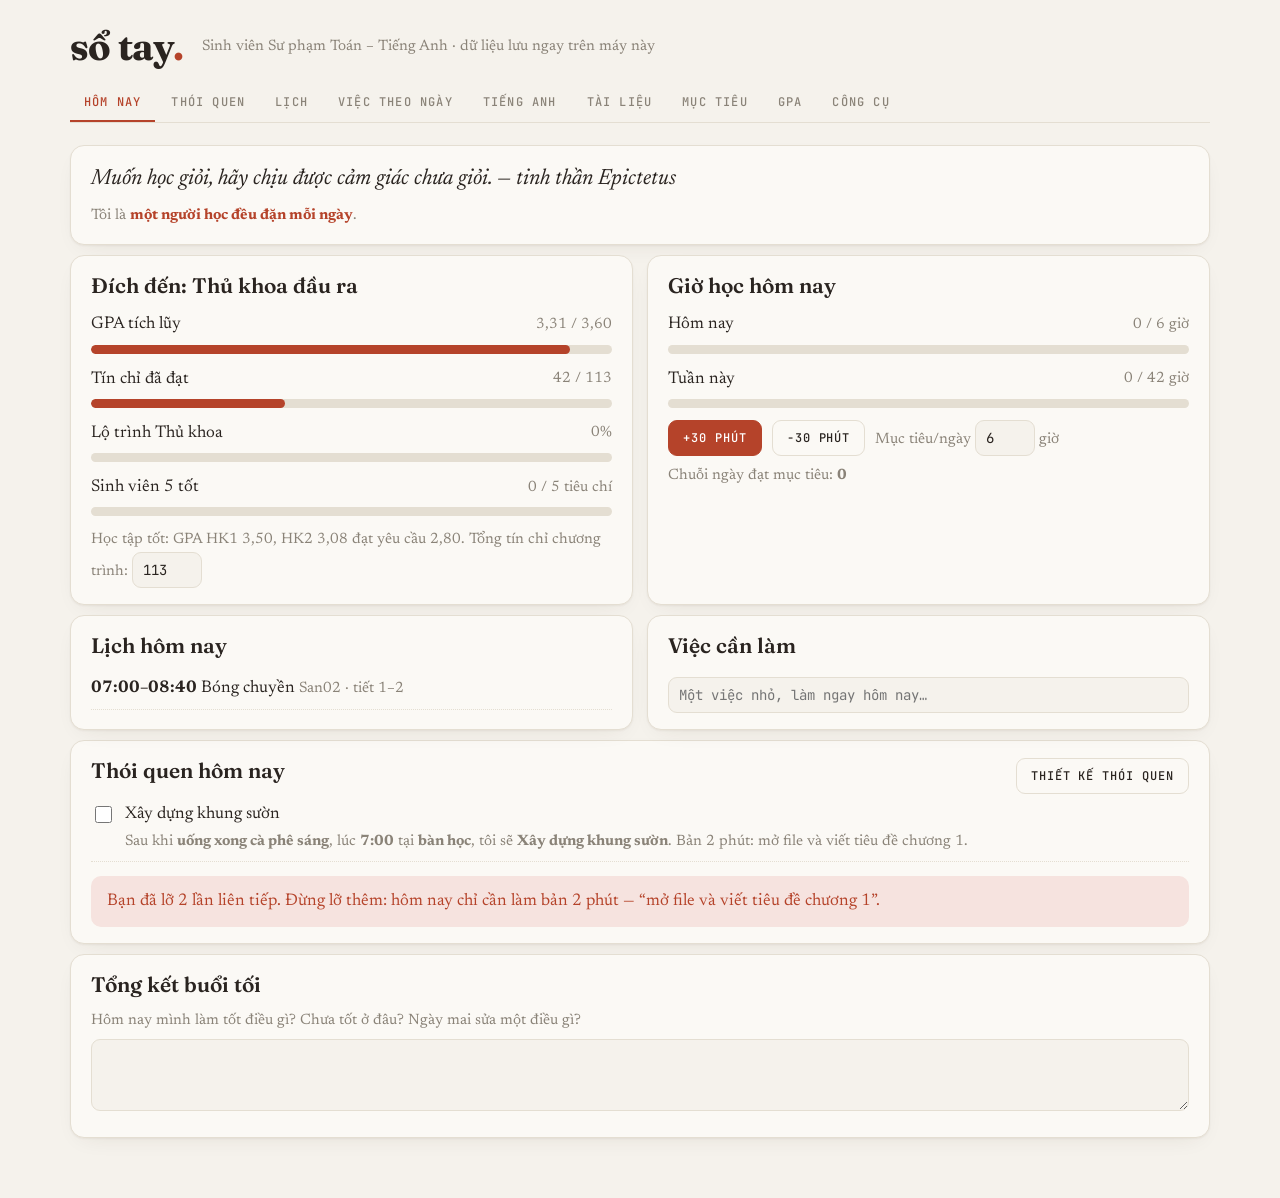
<file: index.html>
<!DOCTYPE html>
<html lang="vi">
<head>
<meta charset="utf-8">
<meta name="viewport" content="width=device-width, initial-scale=1, viewport-fit=cover">
<title>Sổ tay học tập</title>
<link rel="stylesheet" href="https://fonts.googleapis.com/css2?family=Fraunces:opsz,wght@9..144,600;9..144,700&family=Newsreader:ital,opsz,wght@0,6..72,400;0,6..72,500;1,6..72,400&family=JetBrains+Mono:wght@400;500&display=swap">
<link rel="stylesheet" href="style.css">
</head>
<body>
<div class="w">
<header class="row" style="gap:18px"><div class="logo">sổ tay<i>.</i></div><div class="mut">Sinh viên Sư phạm Toán – Tiếng Anh · dữ liệu lưu ngay trên máy này</div></header>
<nav id="nav"></nav>
<main id="app"></main>
</div>
<script src="app.js"></script>
</body>
</html>
</file>
<file: style.css>
:root{--bg:#f5f2ec;--card:#fbf9f5;--ink:#2a2420;--mut:#8a8378;--line:#e4ded2;--ac:#b5432a;--acs:#f4dcd5;--ok:#4f8a62;--oks:#dcebdf;--bad:#9c2f1f;--warn:#f6e3df;--serif:"Newsreader",Georgia,serif;--disp:"Fraunces",Georgia,serif;--mono:"JetBrains Mono",ui-monospace,Menlo,monospace;box-sizing:border-box;padding-top:env(safe-area-inset-top,0px);padding-bottom:env(safe-area-inset-bottom,0px)}
@media(prefers-color-scheme:dark){:root:not([data-theme="light"]){--bg:#1c1917;--card:#252120;--ink:#ece6dc;--mut:#9a9286;--line:#3a3430;--ac:#e0765c;--acs:#4a2a22;--ok:#7fc093;--oks:#223a2a;--bad:#f08a70;--warn:#43251f}}
:root[data-theme="dark"]{--bg:#1c1917;--card:#252120;--ink:#ece6dc;--mut:#9a9286;--line:#3a3430;--ac:#e0765c;--acs:#4a2a22;--ok:#7fc093;--oks:#223a2a;--bad:#f08a70;--warn:#43251f}
html{scroll-padding-top:env(safe-area-inset-top,0px)}*{box-sizing:border-box}
body{margin:0;background:var(--bg);color:var(--ink);font:17px/1.6 var(--serif)}
.w{max-width:1180px;margin:0 auto;padding:28px 20px 60px}
.logo{font:700 38px/1 var(--disp);letter-spacing:-.02em}.logo i{color:var(--ac);font-style:normal}
h2{font:600 21px/1.3 var(--disp);margin:0 0 10px}
.mut{color:var(--mut);font-size:15px}
.lab{font:500 11px var(--mono);letter-spacing:.14em;text-transform:uppercase;color:var(--mut)}
button,input,textarea,select{font-family:var(--mono)}
nav{display:flex;gap:2px;overflow-x:auto;margin:18px 0 22px;border-bottom:1px solid var(--line)}
nav button{background:none;border:0;border-bottom:2px solid transparent;color:var(--mut);padding:10px 14px;font:500 12px var(--mono);letter-spacing:.1em;text-transform:uppercase;cursor:pointer;white-space:nowrap}
nav button.on{color:var(--ac);border-color:var(--ac)}
.card{background:var(--card);border:1px solid var(--line);border-radius:14px;padding:16px 20px;box-shadow:0 1px 2px rgba(60,40,20,.05),0 8px 24px -12px rgba(60,40,20,.12)}
.grid{display:grid;grid-template-columns:repeat(auto-fit,minmax(150px,1fr));gap:14px}
.g2{grid-template-columns:repeat(auto-fit,minmax(300px,1fr))}
.row{display:flex;gap:10px;align-items:center;flex-wrap:wrap}.sp{justify-content:space-between}
input,textarea,select{font:400 14px var(--mono);color:var(--ink);background:var(--bg);border:1px solid var(--line);border-radius:9px;padding:8px 10px;min-width:0}
input[type=checkbox]{accent-color:var(--ac);width:17px;height:17px;padding:0;margin-top:5px}
input:focus-visible,button:focus-visible,[tabindex]:focus-visible{outline:2px solid var(--ac);outline-offset:2px}
button.b,button.o{border-radius:9px;padding:9px 14px;font:500 12px var(--mono);letter-spacing:.08em;text-transform:uppercase;cursor:pointer}
button.b{background:var(--ac);color:#fff;border:1px solid var(--ac)}
button.o{background:var(--card);border:1px solid var(--line);color:var(--ink)}button.o:hover{border-color:var(--ac)}
button.x{background:none;border:0;color:var(--mut);cursor:pointer;font-size:18px;padding:0 4px}
.t{display:flex;gap:10px;align-items:flex-start;padding:6px 0;border-bottom:1px dotted var(--line)}
.t label{flex:1;cursor:pointer;word-break:break-word}.t.d label{text-decoration:line-through;color:var(--mut)}
.today{border-color:var(--ac);box-shadow:0 0 0 1px var(--ac),0 8px 24px -12px rgba(60,40,20,.12)}
.bar{height:9px;background:var(--line);border-radius:5px;overflow:hidden;margin:6px 0}.bar i{display:block;height:100%;background:var(--ac);border-radius:5px}
.big{font:600 32px var(--disp)}
.fc{min-height:160px;display:flex;flex-direction:column;justify-content:center;align-items:center;text-align:center;cursor:pointer;padding:24px}
.opt{display:block;width:100%;text-align:left;margin:6px 0;text-transform:none!important;letter-spacing:0!important;font-size:14px!important}
.ok{border-color:var(--ok)!important;background:var(--oks)!important}.no{border-color:var(--bad)!important;background:var(--warn)!important}
table{width:100%;border-collapse:collapse}td,th{padding:6px 8px;border-bottom:1px solid var(--line);text-align:left;font-size:15px}
th{font:500 11px var(--mono);letter-spacing:.08em;color:var(--mut)}td input[type=number]{width:70px}
.sc{overflow-x:auto}a{color:var(--ac)}
.sc2{overflow-x:auto}.cal{display:grid;grid-template-columns:44px repeat(7,minmax(92px,1fr));min-width:720px}.cal .dh{text-align:center;padding:6px 0;border-bottom:1px solid var(--line);font:500 12px var(--mono);color:var(--mut)}.cal .dh b{display:inline-block;min-width:28px;height:28px;line-height:28px;border-radius:14px;color:var(--ink)}.cal .dh b.t0{background:var(--ac);color:#fff}.col{position:relative;height:704px;border-left:1px solid var(--line);background:repeating-linear-gradient(var(--line) 0 1px,transparent 1px 44px)}.hl{height:44px;font:400 11px var(--mono);color:var(--mut);text-align:right;padding-right:6px}.ev{position:absolute;left:2px;right:2px;border-radius:7px;padding:3px 6px;font-size:12px;line-height:1.25;overflow:hidden;background:var(--acs);border-left:3px solid var(--ac);color:var(--ink)}.ev.s{background:var(--ok);border-color:var(--ok);color:#fff}.ev .x{color:inherit;position:absolute;right:0;top:0}.now{position:absolute;left:0;right:0;height:2px;background:var(--bad);z-index:2}
.q{font:italic 400 22px/1.55 var(--serif);margin:0}.pb{margin:12px 0}
/* thói quen */
.cols{display:grid;grid-template-columns:minmax(0,5fr) minmax(0,7fr);gap:28px;align-items:start}@media(max-width:860px){.cols{grid-template-columns:1fr}}
.cap{margin:0 0 12px}
.pc{padding:0;margin-bottom:16px}
.ph{display:flex;align-items:center;gap:12px;padding:14px 22px;border-bottom:1px solid var(--line)}
.ph input{flex:1;border:0;background:none;font:600 20px var(--disp);color:var(--ink);padding:0}
.task{display:flex;align-items:center;gap:12px;padding:11px 22px;cursor:pointer;border-left:3px solid transparent}.task:hover{background:var(--bg)}.task.sel{border-left-color:var(--ac);background:var(--acs)}.task .n{flex:1;min-width:0;font-size:18px}
.chip{font:500 11px var(--mono);padding:3px 9px;border-radius:99px;background:var(--oks);color:var(--ok);white-space:nowrap;margin-left:6px}.chip.pl{background:var(--acs);color:var(--ac)}
.add{display:flex;gap:10px;align-items:center;padding:10px 22px 16px;color:var(--mut)}.add input{flex:1;border:0;border-bottom:1px dashed var(--line);border-radius:0;background:none;font:400 17px var(--serif);padding:6px 0}
.dash{width:100%;border:1px dashed var(--mut);background:none;padding:14px;color:var(--mut);border-radius:14px;cursor:pointer;font:500 12px var(--mono);letter-spacing:.1em;text-transform:uppercase}
.idc{padding:24px 28px;margin-bottom:22px}.idc h3{font:600 24px/1.3 var(--disp);margin:6px 0 4px}
.idc input{width:100%;border:0;border-bottom:1.5px solid var(--ac);border-radius:0;background:none;font:italic 400 23px var(--serif);padding:4px 0;margin:6px 0 10px}
.votes{color:var(--ac);font-weight:500}
.hg{padding:18px 22px 22px;margin-bottom:22px;overflow-x:auto}.hg table{border-collapse:separate;border-spacing:6px;min-width:540px}.hg td,.hg th{border:0;padding:0;text-align:center}.hg th.td{color:var(--ac)}
.hg td.nm{text-align:left;font-size:17px;padding-right:8px;max-width:170px}.hg td.nm small{display:block;font:400 11px var(--mono);color:var(--mut)}
.cell{width:100%;min-width:42px;height:46px;border-radius:10px;border:1px solid var(--line);background:var(--bg);color:var(--ac);font-size:16px;cursor:pointer}
.cell.p{border:1.5px solid var(--ac);background:var(--acs)}.cell.d{border-color:var(--ok);background:var(--ok);color:#fff}.cell.tt{box-shadow:0 0 0 2px var(--card),0 0 0 3px var(--ac)}
.note{margin-top:14px;padding:12px 16px;border-radius:10px;background:var(--warn);color:var(--ac)}.note.g{background:var(--oks);color:var(--ok)}
.laws{padding:6px 28px 24px}
.law{display:grid;grid-template-columns:34px 1fr;gap:4px 16px;padding:16px 0;border-top:1px solid var(--line)}.law:first-of-type{border-top:0}
.law .k{width:30px;height:30px;border-radius:8px;border:1.5px solid var(--ac);color:var(--ac);font:500 13px/27px var(--mono);text-align:center}
.law b{font:600 18px var(--disp)}.law .hint{color:var(--mut);font-size:15.5px;margin:0}
.f{display:flex;flex-wrap:wrap;gap:6px 10px;align-items:baseline;margin-top:8px}.f input{flex:1;min-width:90px;border:0;border-bottom:1px solid var(--line);border-radius:0;background:none;font:400 17px var(--serif);padding:3px 2px}.f input:focus{border-color:var(--ac)}
.empty{padding:36px 24px;text-align:center;color:var(--mut)}
@media(prefers-reduced-motion:no-preference){.bar i{transition:width .3s}}
</file>
